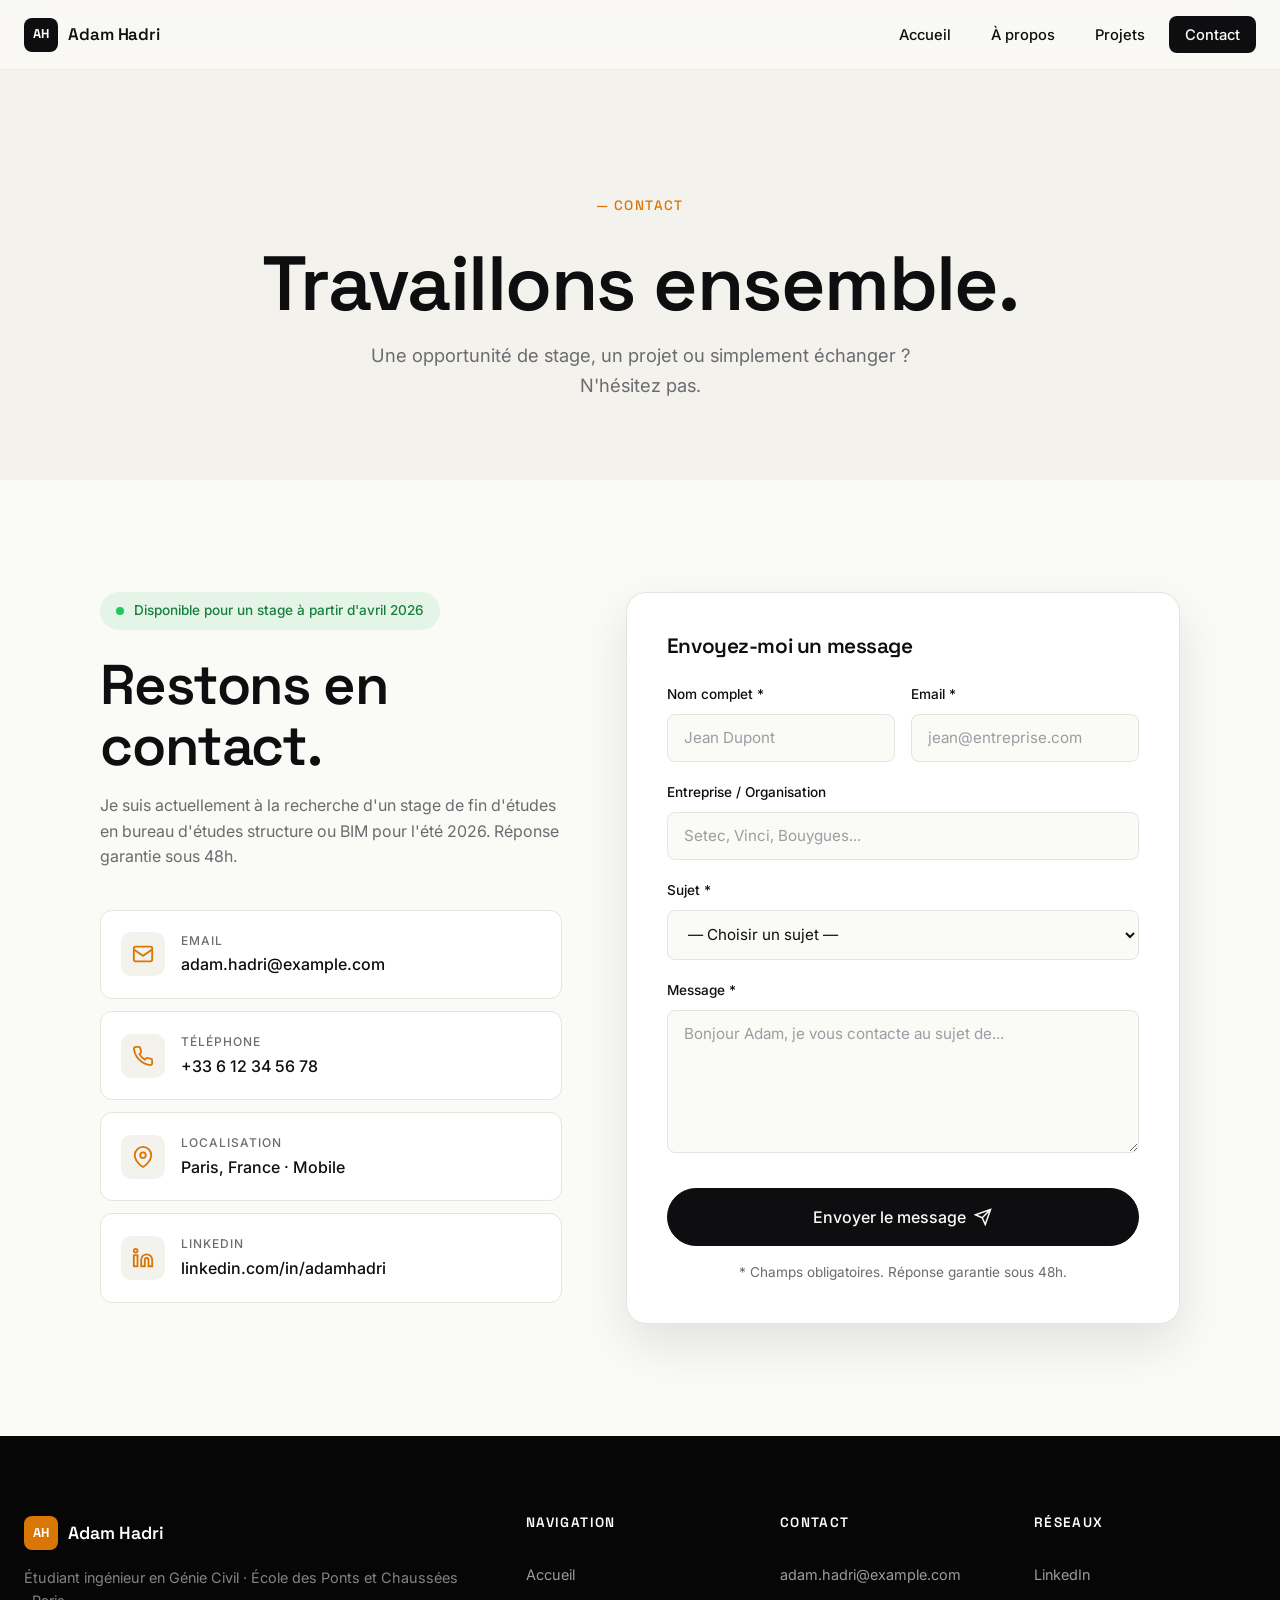
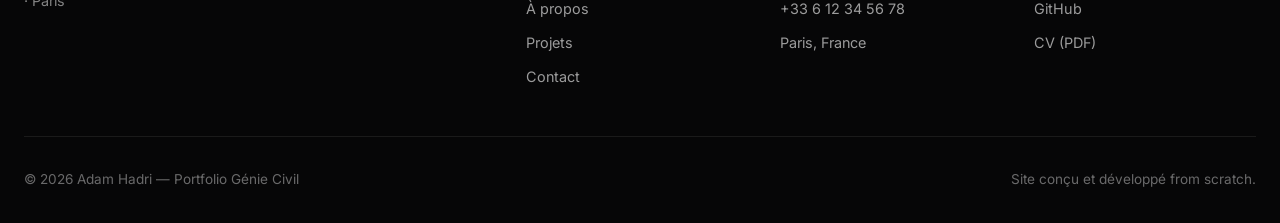
<file: contact.html>
<!DOCTYPE html>
<html lang="fr">
<head>
    <meta charset="UTF-8">
    <meta name="viewport" content="width=device-width, initial-scale=1.0">
    <title>Contact — Adam Hadri</title>
    <link rel="stylesheet" href="css/style.css">
    <link rel="preconnect" href="https://fonts.googleapis.com">
    <link rel="preconnect" href="https://fonts.gstatic.com" crossorigin>
    <link href="https://fonts.googleapis.com/css2?family=Space+Grotesk:wght@400;500;600;700&family=Inter:wght@300;400;500;600;700;800&display=swap" rel="stylesheet">
</head>
<body>
    <nav class="navbar">
        <div class="container nav-container">
            <a href="index.html" class="logo">
                <span class="logo-mark">AH</span>
                <span class="logo-text">Adam Hadri</span>
            </a>
            <button class="nav-toggle" aria-label="Menu">
                <span></span><span></span><span></span>
            </button>
            <ul class="nav-links">
                <li><a href="index.html">Accueil</a></li>
                <li><a href="about.html">À propos</a></li>
                <li><a href="projects.html">Projets</a></li>
                <li><a href="contact.html" class="active">Contact</a></li>
            </ul>
        </div>
    </nav>

    <section class="page-header">
        <div class="container">
            <span class="section-eyebrow">— Contact</span>
            <h1>Travaillons ensemble.</h1>
            <p>Une opportunité de stage, un projet ou simplement échanger ? N'hésitez pas.</p>
        </div>
    </section>

    <section class="section">
        <div class="container">
            <div class="contact-grid">
                <div class="contact-info">
                    <div class="contact-status">
                        <span class="status-dot"></span>
                        Disponible pour un stage à partir d'avril 2026
                    </div>

                    <h2>Restons en contact.</h2>
                    <p>
                        Je suis actuellement à la recherche d'un stage de fin d'études en bureau
                        d'études structure ou BIM pour l'été 2026.
                        Réponse garantie sous 48h.
                    </p>

                    <div class="contact-items">
                        <a href="mailto:adam.hadri@example.com" class="contact-item-card">
                            <div class="contact-icon">
                                <svg width="22" height="22" viewBox="0 0 24 24" fill="none" stroke="currentColor" stroke-width="2"><rect x="2" y="4" width="20" height="16" rx="2"/><path d="M22 7l-10 7L2 7"/></svg>
                            </div>
                            <div>
                                <span class="contact-label">Email</span>
                                <span class="contact-value">adam.hadri@example.com</span>
                            </div>
                        </a>

                        <a href="tel:+33612345678" class="contact-item-card">
                            <div class="contact-icon">
                                <svg width="22" height="22" viewBox="0 0 24 24" fill="none" stroke="currentColor" stroke-width="2"><path d="M22 16.92v3a2 2 0 01-2.18 2 19.79 19.79 0 01-8.63-3.07 19.5 19.5 0 01-6-6 19.79 19.79 0 01-3.07-8.67A2 2 0 014.11 2h3a2 2 0 012 1.72c.13.96.37 1.9.72 2.81a2 2 0 01-.45 2.11L8.09 9.91a16 16 0 006 6l1.27-1.27a2 2 0 012.11-.45c.91.35 1.85.59 2.81.72A2 2 0 0122 16.92z"/></svg>
                            </div>
                            <div>
                                <span class="contact-label">Téléphone</span>
                                <span class="contact-value">+33 6 12 34 56 78</span>
                            </div>
                        </a>

                        <div class="contact-item-card">
                            <div class="contact-icon">
                                <svg width="22" height="22" viewBox="0 0 24 24" fill="none" stroke="currentColor" stroke-width="2"><path d="M21 10c0 7-9 13-9 13s-9-6-9-13a9 9 0 0118 0z"/><circle cx="12" cy="10" r="3"/></svg>
                            </div>
                            <div>
                                <span class="contact-label">Localisation</span>
                                <span class="contact-value">Paris, France · Mobile</span>
                            </div>
                        </div>

                        <a href="#" class="contact-item-card">
                            <div class="contact-icon">
                                <svg width="22" height="22" viewBox="0 0 24 24" fill="none" stroke="currentColor" stroke-width="2"><path d="M16 8a6 6 0 016 6v7h-4v-7a2 2 0 00-4 0v7h-4v-7a6 6 0 016-6z"/><rect x="2" y="9" width="4" height="12"/><circle cx="4" cy="4" r="2"/></svg>
                            </div>
                            <div>
                                <span class="contact-label">LinkedIn</span>
                                <span class="contact-value">linkedin.com/in/adamhadri</span>
                            </div>
                        </a>
                    </div>
                </div>

                <div class="contact-form-wrapper">
                    <form class="contact-form" id="contactForm">
                        <h3>Envoyez-moi un message</h3>

                        <div class="form-row">
                            <div class="form-group">
                                <label for="name">Nom complet *</label>
                                <input type="text" id="name" name="name" required placeholder="Jean Dupont">
                            </div>
                            <div class="form-group">
                                <label for="email">Email *</label>
                                <input type="email" id="email" name="email" required placeholder="jean@entreprise.com">
                            </div>
                        </div>

                        <div class="form-group">
                            <label for="company">Entreprise / Organisation</label>
                            <input type="text" id="company" name="company" placeholder="Setec, Vinci, Bouygues...">
                        </div>

                        <div class="form-group">
                            <label for="subject">Sujet *</label>
                            <select id="subject" name="subject" required>
                                <option value="">— Choisir un sujet —</option>
                                <option value="stage">Proposition de stage</option>
                                <option value="emploi">Opportunité d'emploi</option>
                                <option value="projet">Collaboration sur un projet</option>
                                <option value="autre">Autre</option>
                            </select>
                        </div>

                        <div class="form-group">
                            <label for="message">Message *</label>
                            <textarea id="message" name="message" rows="6" required placeholder="Bonjour Adam, je vous contacte au sujet de..."></textarea>
                        </div>

                        <button type="submit" class="btn btn-primary btn-large">
                            Envoyer le message
                            <svg width="18" height="18" viewBox="0 0 24 24" fill="none" stroke="currentColor" stroke-width="2"><path d="M22 2L11 13M22 2l-7 20-4-9-9-4 20-7z"/></svg>
                        </button>
                        <p class="form-note">* Champs obligatoires. Réponse garantie sous 48h.</p>
                    </form>
                </div>
            </div>
        </div>
    </section>

    <footer class="footer">
        <div class="container">
            <div class="footer-top">
                <div class="footer-brand">
                    <div class="footer-logo">
                        <span class="logo-mark">AH</span>
                        <span>Adam Hadri</span>
                    </div>
                    <p>Étudiant ingénieur en Génie Civil · École des Ponts et Chaussées · Paris</p>
                </div>
                <div class="footer-cols">
                    <div class="footer-col">
                        <h4>Navigation</h4>
                        <a href="index.html">Accueil</a>
                        <a href="about.html">À propos</a>
                        <a href="projects.html">Projets</a>
                        <a href="contact.html">Contact</a>
                    </div>
                    <div class="footer-col">
                        <h4>Contact</h4>
                        <a href="mailto:adam.hadri@example.com">adam.hadri@example.com</a>
                        <a href="tel:+33612345678">+33 6 12 34 56 78</a>
                        <span>Paris, France</span>
                    </div>
                    <div class="footer-col">
                        <h4>Réseaux</h4>
                        <a href="#">LinkedIn</a>
                        <a href="#">GitHub</a>
                        <a href="files/CV_Adam_Hadri.pdf">CV (PDF)</a>
                    </div>
                </div>
            </div>
            <div class="footer-bottom">
                <p>© 2026 Adam Hadri — Portfolio Génie Civil</p>
                <p>Site conçu et développé from scratch.</p>
            </div>
        </div>
    </footer>

    <script src="js/main.js"></script>
</body>
</html>
</file>
<file: css/style.css>
/* ============================================
   Adam Hadri — Portfolio Génie Civil
   Design system + composants
   ============================================ */

*, *::before, *::after {
    box-sizing: border-box;
    margin: 0;
    padding: 0;
}

:root {
    /* Palette pro : noir profond + ocre construction + crème */
    --c-bg: #fafaf7;
    --c-bg-alt: #f3f2ed;
    --c-bg-dark: #0e0e10;
    --c-bg-darker: #060607;

    --c-text: #0e0e10;
    --c-text-muted: #6b6b70;
    --c-text-light: #9c9ca3;
    --c-text-on-dark: #f3f2ed;

    --c-primary: #1a1a1f;
    --c-accent: #d97706;
    --c-accent-light: #f59e0b;
    --c-accent-dark: #b45309;

    --c-border: #e5e4dd;
    --c-border-dark: #25252a;

    /* Typo */
    --font-display: 'Space Grotesk', 'Inter', sans-serif;
    --font-body: 'Inter', -apple-system, BlinkMacSystemFont, sans-serif;

    /* Layout */
    --container: 1280px;
    --container-narrow: 1080px;

    /* Effets */
    --shadow-sm: 0 1px 2px rgba(0,0,0,0.04);
    --shadow-md: 0 8px 24px rgba(0,0,0,0.06);
    --shadow-lg: 0 20px 50px rgba(0,0,0,0.1);
    --shadow-xl: 0 30px 80px rgba(0,0,0,0.15);

    --radius: 12px;
    --radius-lg: 20px;

    --ease: cubic-bezier(0.22, 1, 0.36, 1);
    --transition: 0.4s var(--ease);
}

html {
    scroll-behavior: smooth;
    -webkit-text-size-adjust: 100%;
}

body {
    font-family: var(--font-body);
    font-size: 16px;
    line-height: 1.6;
    color: var(--c-text);
    background: var(--c-bg);
    -webkit-font-smoothing: antialiased;
    -moz-osx-font-smoothing: grayscale;
    overflow-x: hidden;
}

img {
    max-width: 100%;
    display: block;
    height: auto;
}

a {
    color: inherit;
    text-decoration: none;
    transition: color var(--transition);
}

h1, h2, h3, h4, h5 {
    font-family: var(--font-display);
    font-weight: 600;
    line-height: 1.1;
    letter-spacing: -0.02em;
    color: var(--c-text);
}

h1 { font-size: clamp(2.5rem, 6vw, 5rem); }
h2 { font-size: clamp(2rem, 4.5vw, 3.5rem); }
h3 { font-size: 1.3rem; line-height: 1.3; }
h4 { font-size: 1.05rem; }

.container {
    max-width: var(--container);
    margin: 0 auto;
    padding: 0 1.5rem;
}

/* ============================================
   Eyebrow / Section labels
   ============================================ */
.section-eyebrow {
    display: inline-block;
    font-family: var(--font-display);
    font-size: 0.85rem;
    font-weight: 500;
    color: var(--c-accent);
    text-transform: uppercase;
    letter-spacing: 0.1em;
    margin-bottom: 1rem;
}

.section-eyebrow.light {
    color: var(--c-accent-light);
}

/* ============================================
   Navbar
   ============================================ */
.navbar {
    position: fixed;
    top: 0;
    left: 0;
    right: 0;
    z-index: 100;
    background: rgba(250, 250, 247, 0.85);
    backdrop-filter: blur(20px) saturate(180%);
    -webkit-backdrop-filter: blur(20px) saturate(180%);
    border-bottom: 1px solid rgba(229, 228, 221, 0.6);
    transition: all var(--transition);
}

.nav-container {
    display: flex;
    align-items: center;
    justify-content: space-between;
    padding-top: 1.1rem;
    padding-bottom: 1.1rem;
}

.logo {
    display: flex;
    align-items: center;
    gap: 0.65rem;
    font-family: var(--font-display);
    font-weight: 600;
    font-size: 1.05rem;
    color: var(--c-text);
}

.logo-mark {
    width: 34px;
    height: 34px;
    background: var(--c-text);
    color: var(--c-bg);
    display: flex;
    align-items: center;
    justify-content: center;
    border-radius: 8px;
    font-size: 0.8rem;
    font-weight: 700;
    letter-spacing: 0;
}

.logo-text {
    letter-spacing: -0.01em;
}

.nav-links {
    display: flex;
    gap: 0.5rem;
    list-style: none;
}

.nav-links a {
    color: var(--c-text);
    font-weight: 500;
    font-size: 0.92rem;
    padding: 0.6rem 1rem;
    border-radius: 8px;
    transition: all var(--transition);
}

.nav-links a:hover {
    background: rgba(14, 14, 16, 0.05);
}

.nav-links a.active {
    background: var(--c-text);
    color: var(--c-bg);
}

.nav-toggle {
    display: none;
    background: none;
    border: none;
    cursor: pointer;
    flex-direction: column;
    gap: 5px;
    padding: 8px;
}

.nav-toggle span {
    width: 22px;
    height: 2px;
    background: var(--c-text);
    transition: all var(--transition);
}

/* ============================================
   HERO PLEIN ÉCRAN
   ============================================ */
.hero-full {
    position: relative;
    min-height: 100vh;
    display: flex;
    flex-direction: column;
    justify-content: flex-end;
    color: var(--c-text-on-dark);
    overflow: hidden;
    padding-top: 80px;
}

.hero-bg {
    position: absolute;
    inset: 0;
    z-index: 0;
}

.hero-bg img {
    width: 100%;
    height: 100%;
    object-fit: cover;
    object-position: center;
    animation: kenburns 25s ease-in-out infinite alternate;
}

@keyframes kenburns {
    from { transform: scale(1); }
    to { transform: scale(1.1); }
}

.hero-overlay {
    position: absolute;
    inset: 0;
    background:
        linear-gradient(180deg, rgba(6,6,7,0.4) 0%, rgba(6,6,7,0.5) 50%, rgba(6,6,7,0.95) 100%),
        linear-gradient(90deg, rgba(6,6,7,0.6) 0%, transparent 60%);
}

.hero-content {
    position: relative;
    z-index: 2;
    padding-bottom: 6rem;
    padding-top: 5rem;
    flex: 1;
    display: flex;
    flex-direction: column;
    justify-content: flex-end;
    max-width: 900px;
}

.hero-meta {
    display: flex;
    align-items: center;
    gap: 1rem;
    font-family: var(--font-display);
    font-size: 0.85rem;
    font-weight: 500;
    letter-spacing: 0.15em;
    color: rgba(255,255,255,0.7);
    margin-bottom: 2rem;
}

.hero-line {
    display: block;
    width: 60px;
    height: 1px;
    background: var(--c-accent-light);
}

.hero-title {
    font-family: var(--font-display);
    font-size: clamp(3rem, 8vw, 6.5rem);
    line-height: 0.95;
    letter-spacing: -0.04em;
    margin-bottom: 2rem;
    color: white;
}

.hero-title span {
    display: block;
    overflow: hidden;
}

.hero-title .accent {
    color: var(--c-accent-light);
    font-style: italic;
    font-weight: 500;
}

.hero-tagline {
    font-size: clamp(1.05rem, 1.5vw, 1.25rem);
    max-width: 600px;
    color: rgba(255,255,255,0.85);
    margin-bottom: 2.5rem;
    line-height: 1.5;
}

.hero-actions {
    display: flex;
    gap: 1rem;
    flex-wrap: wrap;
}

.hero-scroll {
    position: absolute;
    bottom: 8rem;
    right: 2rem;
    display: flex;
    flex-direction: column;
    align-items: center;
    gap: 0.75rem;
    color: rgba(255,255,255,0.5);
    font-family: var(--font-display);
    font-size: 0.75rem;
    letter-spacing: 0.15em;
    text-transform: uppercase;
    writing-mode: vertical-rl;
}

.scroll-line {
    width: 1px;
    height: 60px;
    background: linear-gradient(180deg, transparent, rgba(255,255,255,0.5), transparent);
    animation: scrollLine 2s infinite;
}

@keyframes scrollLine {
    0% { transform: translateY(-10px); opacity: 0; }
    50% { opacity: 1; }
    100% { transform: translateY(10px); opacity: 0; }
}

.hero-stats-bar {
    position: relative;
    z-index: 2;
    background: rgba(255,255,255,0.06);
    backdrop-filter: blur(20px);
    -webkit-backdrop-filter: blur(20px);
    border-top: 1px solid rgba(255,255,255,0.1);
}

.hero-stats-container {
    display: grid;
    grid-template-columns: repeat(4, 1fr);
    padding-top: 2rem;
    padding-bottom: 2rem;
    gap: 1rem;
}

.hero-stat {
    display: flex;
    flex-direction: column;
    gap: 0.25rem;
}

.hero-stat .stat-num {
    font-family: var(--font-display);
    font-size: 2.2rem;
    font-weight: 600;
    color: white;
    line-height: 1;
    letter-spacing: -0.03em;
}

.hero-stat .stat-num sup {
    font-size: 1rem;
}

.hero-stat .stat-label {
    font-size: 0.8rem;
    color: rgba(255,255,255,0.6);
    text-transform: uppercase;
    letter-spacing: 0.08em;
    font-weight: 500;
}

/* ============================================
   Buttons
   ============================================ */
.btn {
    display: inline-flex;
    align-items: center;
    justify-content: center;
    gap: 0.5rem;
    padding: 0.9rem 1.5rem;
    border-radius: 100px;
    font-family: var(--font-body);
    font-weight: 500;
    font-size: 0.95rem;
    cursor: pointer;
    border: 1px solid transparent;
    transition: all var(--transition);
    text-decoration: none;
    white-space: nowrap;
}

.btn-large {
    padding: 1.1rem 2rem;
    font-size: 1rem;
}

.btn-primary {
    background: var(--c-text);
    color: var(--c-bg);
    border-color: var(--c-text);
}

.btn-primary:hover {
    background: var(--c-accent);
    border-color: var(--c-accent);
    color: white;
    transform: translateY(-2px);
    box-shadow: 0 10px 30px rgba(217, 119, 6, 0.3);
}

.btn-outline {
    background: transparent;
    color: var(--c-text);
    border-color: var(--c-text);
}

.btn-outline:hover {
    background: var(--c-text);
    color: var(--c-bg);
}

.btn-ghost {
    background: rgba(255,255,255,0.1);
    color: white;
    border-color: rgba(255,255,255,0.25);
    backdrop-filter: blur(10px);
}

.btn-ghost:hover {
    background: rgba(255,255,255,0.2);
    border-color: rgba(255,255,255,0.4);
}

.btn-light {
    background: white;
    color: var(--c-text);
}

.btn-light:hover {
    background: var(--c-accent);
    color: white;
    transform: translateY(-2px);
}

/* ============================================
   Sections
   ============================================ */
.section {
    padding: 7rem 0;
    position: relative;
}

.section-alt {
    background: var(--c-bg-alt);
}

.section-dark {
    background: var(--c-bg-dark);
    color: var(--c-text-on-dark);
}

.section-dark h1, .section-dark h2, .section-dark h3 {
    color: white;
}

.section-header {
    text-align: center;
    max-width: 720px;
    margin: 0 auto 4rem;
}

.section-header h2 {
    margin-bottom: 1rem;
}

.section-header.light p {
    color: rgba(255,255,255,0.7);
}

.section-cta {
    text-align: center;
    margin-top: 4rem;
}

/* ============================================
   SECTION 3D MAQUETTE
   ============================================ */
.section-3d {
    padding: 7rem 0;
    background: linear-gradient(180deg, var(--c-bg) 0%, var(--c-bg-alt) 100%);
    position: relative;
    overflow: hidden;
}

.section-3d-grid {
    display: grid;
    grid-template-columns: 1fr 1.2fr;
    gap: 5rem;
    align-items: center;
}

.section-3d-text h2 {
    margin: 0.5rem 0 1.5rem;
}

.section-3d-text p {
    color: var(--c-text-muted);
    font-size: 1.05rem;
    margin-bottom: 2rem;
    line-height: 1.7;
}

.feature-list {
    list-style: none;
    display: flex;
    flex-direction: column;
    gap: 0.85rem;
}

.feature-list li {
    display: flex;
    align-items: center;
    gap: 0.75rem;
    color: var(--c-text);
    font-weight: 500;
}

.feature-list svg {
    color: var(--c-accent);
    flex-shrink: 0;
}

.section-3d-canvas {
    position: relative;
    aspect-ratio: 1 / 0.85;
    background: linear-gradient(135deg, #1a1a1f, #0e0e10);
    border-radius: var(--radius-lg);
    overflow: hidden;
    box-shadow: var(--shadow-xl);
    border: 1px solid rgba(255,255,255,0.05);
}

#threeCanvas {
    width: 100%;
    height: 100%;
    cursor: grab;
}

#threeCanvas:active {
    cursor: grabbing;
}

.canvas-controls {
    position: absolute;
    bottom: 1.25rem;
    left: 1.25rem;
    z-index: 2;
    pointer-events: none;
}

.canvas-tip {
    display: inline-block;
    padding: 0.5rem 1rem;
    background: rgba(255,255,255,0.1);
    backdrop-filter: blur(10px);
    color: white;
    font-size: 0.8rem;
    border-radius: 100px;
    letter-spacing: 0.05em;
    border: 1px solid rgba(255,255,255,0.15);
}

/* ============================================
   EXPERTISE CARDS
   ============================================ */
.expertise-grid {
    display: grid;
    grid-template-columns: repeat(3, 1fr);
    gap: 1.5rem;
}

.expertise-card {
    background: white;
    padding: 2.25rem 2rem;
    border-radius: var(--radius);
    border: 1px solid var(--c-border);
    transition: all var(--transition);
    position: relative;
    overflow: hidden;
}

.expertise-card::before {
    content: '';
    position: absolute;
    top: 0;
    left: 0;
    right: 0;
    height: 3px;
    background: var(--c-accent);
    transform: scaleX(0);
    transform-origin: left;
    transition: transform var(--transition);
}

.expertise-card:hover {
    transform: translateY(-6px);
    box-shadow: var(--shadow-lg);
    border-color: transparent;
}

.expertise-card:hover::before {
    transform: scaleX(1);
}

.expertise-icon {
    width: 56px;
    height: 56px;
    display: flex;
    align-items: center;
    justify-content: center;
    background: var(--c-bg-alt);
    color: var(--c-accent);
    border-radius: 12px;
    margin-bottom: 1.5rem;
}

.expertise-card h3 {
    margin-bottom: 0.75rem;
    color: var(--c-text);
}

.expertise-card p {
    color: var(--c-text-muted);
    font-size: 0.95rem;
    margin-bottom: 1.25rem;
}

.expertise-tags {
    display: flex;
    flex-wrap: wrap;
    gap: 0.4rem;
}

.expertise-tags span {
    font-size: 0.75rem;
    padding: 0.3rem 0.7rem;
    background: var(--c-bg-alt);
    color: var(--c-text-muted);
    border-radius: 6px;
    font-weight: 500;
}

/* ============================================
   FEATURED PROJECTS (Home)
   ============================================ */
.featured-projects {
    display: grid;
    grid-template-columns: 1.4fr 1fr;
    grid-template-rows: 1fr 1fr;
    gap: 1.5rem;
    max-width: 1100px;
    margin: 0 auto;
}

.featured-card {
    position: relative;
    border-radius: var(--radius);
    overflow: hidden;
    color: white;
    min-height: 280px;
    transition: all var(--transition);
    cursor: pointer;
}

.featured-card.large {
    grid-row: 1 / 3;
    min-height: 580px;
}

.featured-card:hover {
    transform: translateY(-4px);
    box-shadow: var(--shadow-xl);
}

.featured-image {
    position: absolute;
    inset: 0;
    overflow: hidden;
}

.featured-image::after {
    content: '';
    position: absolute;
    inset: 0;
    background: linear-gradient(180deg, rgba(0,0,0,0.1) 0%, rgba(0,0,0,0.85) 100%);
}

.featured-image img {
    width: 100%;
    height: 100%;
    object-fit: cover;
    transition: transform 0.8s var(--ease);
}

.featured-card:hover .featured-image img {
    transform: scale(1.08);
}

.featured-info {
    position: absolute;
    bottom: 0;
    left: 0;
    right: 0;
    padding: 2rem;
    z-index: 2;
}

.featured-tag {
    display: inline-block;
    padding: 0.35rem 0.85rem;
    background: rgba(255,255,255,0.15);
    backdrop-filter: blur(10px);
    border: 1px solid rgba(255,255,255,0.2);
    color: white;
    border-radius: 100px;
    font-size: 0.75rem;
    font-weight: 500;
    letter-spacing: 0.05em;
    margin-bottom: 1rem;
}

.featured-info h3 {
    color: white;
    font-size: 1.5rem;
    margin-bottom: 0.5rem;
}

.featured-card.large .featured-info h3 {
    font-size: 2rem;
}

.featured-info p {
    color: rgba(255,255,255,0.8);
    font-size: 0.95rem;
}

/* ============================================
   TOOLS GRID
   ============================================ */
.tools-grid {
    display: grid;
    grid-template-columns: repeat(4, 1fr);
    gap: 1rem;
}

.tool {
    padding: 1.5rem;
    background: white;
    border: 1px solid var(--c-border);
    border-radius: var(--radius);
    display: flex;
    flex-direction: column;
    gap: 0.25rem;
    transition: all var(--transition);
}

.tool:hover {
    border-color: var(--c-accent);
    transform: translateY(-2px);
}

.tool strong {
    font-family: var(--font-display);
    font-size: 1.1rem;
    font-weight: 600;
    color: var(--c-text);
}

.tool span {
    font-size: 0.85rem;
    color: var(--c-text-muted);
}

/* ============================================
   CTA FINAL
   ============================================ */
.section-cta-final {
    padding: 7rem 0;
    background: var(--c-bg);
}

.cta-card {
    background: var(--c-bg-dark);
    background-image:
        radial-gradient(circle at 80% 20%, rgba(217, 119, 6, 0.15), transparent 50%),
        radial-gradient(circle at 20% 80%, rgba(217, 119, 6, 0.08), transparent 50%);
    color: white;
    padding: 5rem 4rem;
    border-radius: var(--radius-lg);
    display: grid;
    grid-template-columns: 1.5fr 1fr;
    align-items: center;
    gap: 3rem;
    box-shadow: var(--shadow-xl);
}

.cta-content h2 {
    color: white;
    margin: 0.5rem 0 1rem;
}

.cta-content p {
    color: rgba(255,255,255,0.7);
    font-size: 1.05rem;
    line-height: 1.6;
}

.cta-action {
    text-align: right;
}

/* ============================================
   PAGE HEADER
   ============================================ */
.page-header {
    padding-top: 12rem;
    padding-bottom: 5rem;
    background: var(--c-bg-alt);
    text-align: center;
}

.page-header h1 {
    margin: 0.5rem 0 1rem;
}

.page-header p {
    color: var(--c-text-muted);
    font-size: 1.15rem;
    max-width: 600px;
    margin: 0 auto;
}

/* ============================================
   ABOUT PAGE
   ============================================ */
.about-grid {
    display: grid;
    grid-template-columns: 380px 1fr;
    gap: 5rem;
    align-items: start;
    max-width: var(--container-narrow);
    margin: 0 auto;
}

.about-photo {
    position: sticky;
    top: 100px;
    position: relative;
}

.about-photo-frame {
    aspect-ratio: 4 / 5;
    border-radius: var(--radius-lg);
    overflow: hidden;
    box-shadow: var(--shadow-xl);
}

.about-photo-frame img {
    width: 100%;
    height: 100%;
    object-fit: cover;
}

.about-photo-badge {
    position: absolute;
    bottom: -1.5rem;
    left: -1.5rem;
    background: var(--c-text);
    color: var(--c-bg);
    padding: 1.25rem 1.5rem;
    border-radius: var(--radius);
    display: flex;
    flex-direction: column;
    gap: 0.25rem;
    box-shadow: var(--shadow-lg);
}

.badge-num {
    font-family: var(--font-display);
    font-size: 1.75rem;
    font-weight: 600;
    line-height: 1;
}

.badge-num sup {
    font-size: 0.85rem;
}

.badge-label {
    font-size: 0.78rem;
    text-transform: uppercase;
    letter-spacing: 0.1em;
    color: rgba(255,255,255,0.7);
}

.about-text h2 {
    margin: 0.5rem 0 1.5rem;
}

.about-text .lead {
    font-size: 1.2rem;
    color: var(--c-text);
    font-weight: 500;
    margin-bottom: 1.5rem;
    line-height: 1.5;
}

.about-text p {
    margin-bottom: 1.25rem;
    color: var(--c-text-muted);
    line-height: 1.7;
}

.about-actions {
    margin-top: 2rem;
    display: flex;
    gap: 1rem;
    flex-wrap: wrap;
}

/* ============================================
   TIMELINE
   ============================================ */
.timeline {
    max-width: 800px;
    margin: 0 auto;
    position: relative;
    padding-left: 2rem;
}

.timeline::before {
    content: '';
    position: absolute;
    left: 0;
    top: 12px;
    bottom: 12px;
    width: 2px;
    background: var(--c-border);
}

.timeline-item {
    position: relative;
    padding-bottom: 2.5rem;
}

.timeline-item:last-child {
    padding-bottom: 0;
}

.timeline-item::before {
    content: '';
    position: absolute;
    left: -2.42rem;
    top: 8px;
    width: 14px;
    height: 14px;
    background: var(--c-bg-alt);
    border: 3px solid var(--c-accent);
    border-radius: 50%;
    z-index: 1;
}

.timeline-date {
    font-family: var(--font-display);
    font-size: 0.85rem;
    color: var(--c-accent);
    font-weight: 600;
    margin-bottom: 0.5rem;
    text-transform: uppercase;
    letter-spacing: 0.08em;
}

.timeline-content h3 {
    color: var(--c-text);
    margin-bottom: 0.25rem;
}

.timeline-sub {
    color: var(--c-text-muted);
    font-size: 0.95rem;
    margin-bottom: 0.75rem;
    font-style: italic;
}

.timeline-content p:not(.timeline-sub) {
    color: var(--c-text-muted);
    line-height: 1.6;
}

.timeline-content ul {
    margin-left: 1.25rem;
    color: var(--c-text-muted);
    line-height: 1.7;
}

/* ============================================
   EXPERIENCE CARDS
   ============================================ */
.exp-grid {
    display: grid;
    grid-template-columns: 1fr 1fr;
    gap: 2rem;
    max-width: var(--container-narrow);
    margin: 0 auto;
}

.exp-card {
    background: white;
    border-radius: var(--radius);
    overflow: hidden;
    border: 1px solid var(--c-border);
    transition: all var(--transition);
}

.exp-card:hover {
    box-shadow: var(--shadow-lg);
    transform: translateY(-4px);
}

.exp-image {
    aspect-ratio: 16 / 9;
    overflow: hidden;
}

.exp-image img {
    width: 100%;
    height: 100%;
    object-fit: cover;
    transition: transform 0.8s var(--ease);
}

.exp-card:hover .exp-image img {
    transform: scale(1.05);
}

.exp-content {
    padding: 1.75rem;
}

.exp-date {
    font-family: var(--font-display);
    font-size: 0.8rem;
    color: var(--c-accent);
    font-weight: 600;
    text-transform: uppercase;
    letter-spacing: 0.08em;
    margin-bottom: 0.5rem;
    display: block;
}

.exp-content h3 {
    margin-bottom: 0.3rem;
}

.exp-sub {
    color: var(--c-text-muted);
    font-size: 0.95rem;
    margin-bottom: 1rem;
    font-style: italic;
}

.exp-content ul {
    margin-left: 1.25rem;
    color: var(--c-text-muted);
    line-height: 1.7;
    font-size: 0.95rem;
}

/* ============================================
   SKILLS
   ============================================ */
.skills-grid {
    display: grid;
    grid-template-columns: 1fr 1fr;
    gap: 3.5rem;
    max-width: var(--container-narrow);
    margin: 0 auto;
}

.skill-block h3 {
    color: var(--c-text);
    margin-bottom: 1.5rem;
    padding-bottom: 0.75rem;
    border-bottom: 1px solid var(--c-border);
}

.skill-list {
    display: flex;
    flex-direction: column;
    gap: 1.25rem;
}

.skill span {
    display: block;
    font-size: 0.9rem;
    margin-bottom: 0.5rem;
    color: var(--c-text);
    font-weight: 500;
}

.skill .bar {
    height: 4px;
    background: var(--c-border);
    border-radius: 2px;
    overflow: hidden;
}

.skill .bar > div {
    height: 100%;
    background: linear-gradient(90deg, var(--c-text), var(--c-accent));
    border-radius: 2px;
    transition: width 1.5s var(--ease);
}

.tags {
    display: flex;
    flex-wrap: wrap;
    gap: 0.5rem;
}

.tag {
    background: white;
    color: var(--c-text);
    padding: 0.55rem 1rem;
    border: 1px solid var(--c-border);
    border-radius: 100px;
    font-size: 0.85rem;
    font-weight: 500;
    transition: all var(--transition);
}

.tag:hover {
    border-color: var(--c-accent);
    color: var(--c-accent);
}

/* ============================================
   PROJECTS PAGE
   ============================================ */
.filters {
    display: flex;
    flex-wrap: wrap;
    gap: 0.5rem;
    justify-content: center;
    margin-bottom: 4rem;
    padding: 0.5rem;
    background: var(--c-bg-alt);
    border-radius: 100px;
    max-width: fit-content;
    margin-left: auto;
    margin-right: auto;
}

.filter-btn {
    padding: 0.7rem 1.4rem;
    border-radius: 100px;
    border: none;
    background: transparent;
    color: var(--c-text);
    cursor: pointer;
    font-weight: 500;
    font-size: 0.9rem;
    font-family: var(--font-body);
    transition: all var(--transition);
}

.filter-btn:hover {
    color: var(--c-accent);
}

.filter-btn.active {
    background: var(--c-text);
    color: var(--c-bg);
}

.projects-grid {
    display: grid;
    grid-template-columns: repeat(auto-fill, minmax(360px, 1fr));
    gap: 2rem;
}

.project-card {
    background: white;
    border-radius: var(--radius);
    overflow: hidden;
    border: 1px solid var(--c-border);
    transition: all var(--transition);
}

.project-card.hidden {
    display: none;
}

.project-card:hover {
    transform: translateY(-6px);
    box-shadow: var(--shadow-lg);
}

.project-image {
    position: relative;
    aspect-ratio: 16 / 10;
    overflow: hidden;
    background: var(--c-bg-alt);
}

.project-image img {
    width: 100%;
    height: 100%;
    object-fit: cover;
    transition: transform 0.8s var(--ease);
}

.project-card:hover .project-image img {
    transform: scale(1.08);
}

.project-tag {
    position: absolute;
    top: 1rem;
    left: 1rem;
    background: rgba(255,255,255,0.95);
    backdrop-filter: blur(10px);
    color: var(--c-text);
    padding: 0.4rem 0.9rem;
    border-radius: 100px;
    font-size: 0.75rem;
    font-weight: 600;
    letter-spacing: 0.03em;
    z-index: 2;
}

.project-body {
    padding: 1.75rem;
}

.project-body h3 {
    color: var(--c-text);
    margin-bottom: 0.4rem;
}

.project-meta {
    color: var(--c-accent);
    font-size: 0.8rem;
    font-weight: 600;
    text-transform: uppercase;
    letter-spacing: 0.05em;
    margin-bottom: 1rem;
    font-family: var(--font-display);
}

.project-body p:not(.project-meta) {
    color: var(--c-text-muted);
    font-size: 0.95rem;
    margin-bottom: 1.25rem;
    line-height: 1.6;
}

.project-tags {
    display: flex;
    flex-wrap: wrap;
    gap: 0.4rem;
}

.tag-sm {
    background: var(--c-bg-alt);
    color: var(--c-text-muted);
    padding: 0.3rem 0.7rem;
    border-radius: 6px;
    font-size: 0.75rem;
    font-weight: 500;
}

/* ============================================
   CONTACT PAGE
   ============================================ */
.contact-grid {
    display: grid;
    grid-template-columns: 1fr 1.2fr;
    gap: 4rem;
    align-items: start;
    max-width: var(--container-narrow);
    margin: 0 auto;
}

.contact-status {
    display: inline-flex;
    align-items: center;
    gap: 0.6rem;
    background: rgba(34, 197, 94, 0.1);
    color: #15803d;
    padding: 0.5rem 1rem;
    border-radius: 100px;
    font-size: 0.85rem;
    font-weight: 500;
    margin-bottom: 1.5rem;
}

.status-dot {
    width: 8px;
    height: 8px;
    background: #22c55e;
    border-radius: 50%;
    animation: pulse 2s infinite;
}

@keyframes pulse {
    0%, 100% { opacity: 1; transform: scale(1); }
    50% { opacity: 0.6; transform: scale(0.95); }
}

.contact-info h2 {
    margin-bottom: 1rem;
}

.contact-info > p {
    color: var(--c-text-muted);
    margin-bottom: 2.5rem;
    line-height: 1.6;
}

.contact-items {
    display: flex;
    flex-direction: column;
    gap: 0.75rem;
}

.contact-item-card {
    display: flex;
    align-items: center;
    gap: 1rem;
    padding: 1.25rem;
    background: white;
    border: 1px solid var(--c-border);
    border-radius: var(--radius);
    transition: all var(--transition);
}

.contact-item-card:hover {
    border-color: var(--c-accent);
    transform: translateX(4px);
}

.contact-icon {
    width: 44px;
    height: 44px;
    background: var(--c-bg-alt);
    color: var(--c-accent);
    display: flex;
    align-items: center;
    justify-content: center;
    border-radius: 10px;
    flex-shrink: 0;
}

.contact-label {
    display: block;
    font-size: 0.75rem;
    color: var(--c-text-muted);
    font-weight: 500;
    text-transform: uppercase;
    letter-spacing: 0.08em;
    margin-bottom: 0.15rem;
}

.contact-value {
    display: block;
    color: var(--c-text);
    font-size: 1rem;
    font-weight: 500;
}

.contact-form-wrapper {
    background: white;
    padding: 2.5rem;
    border-radius: var(--radius-lg);
    box-shadow: var(--shadow-lg);
    border: 1px solid var(--c-border);
}

.contact-form h3 {
    margin-bottom: 1.5rem;
}

.form-row {
    display: grid;
    grid-template-columns: 1fr 1fr;
    gap: 1rem;
}

.form-group {
    margin-bottom: 1.25rem;
}

.form-group label {
    display: block;
    font-size: 0.85rem;
    font-weight: 500;
    margin-bottom: 0.5rem;
    color: var(--c-text);
}

.form-group input,
.form-group textarea,
.form-group select {
    width: 100%;
    padding: 0.85rem 1rem;
    border: 1px solid var(--c-border);
    border-radius: 8px;
    font-family: inherit;
    font-size: 0.95rem;
    background: var(--c-bg);
    transition: all var(--transition);
    color: var(--c-text);
}

.form-group input::placeholder,
.form-group textarea::placeholder {
    color: var(--c-text-light);
}

.form-group input:focus,
.form-group textarea:focus,
.form-group select:focus {
    outline: none;
    border-color: var(--c-text);
    background: white;
    box-shadow: 0 0 0 3px rgba(14, 14, 16, 0.05);
}

.form-group textarea {
    resize: vertical;
    min-height: 130px;
}

.contact-form .btn {
    width: 100%;
    margin-top: 0.5rem;
}

.form-note {
    font-size: 0.85rem;
    color: var(--c-text-muted);
    margin-top: 1rem;
    text-align: center;
}

/* ============================================
   FOOTER
   ============================================ */
.footer {
    background: var(--c-bg-darker);
    color: rgba(255,255,255,0.7);
    padding: 5rem 0 2rem;
}

.footer-top {
    display: grid;
    grid-template-columns: 1.2fr 2fr;
    gap: 4rem;
    padding-bottom: 3rem;
    border-bottom: 1px solid rgba(255,255,255,0.08);
}

.footer-logo {
    display: flex;
    align-items: center;
    gap: 0.65rem;
    font-family: var(--font-display);
    font-weight: 600;
    font-size: 1.1rem;
    color: white;
    margin-bottom: 1rem;
}

.footer-logo .logo-mark {
    background: var(--c-accent);
    color: white;
}

.footer-brand p {
    color: rgba(255,255,255,0.5);
    font-size: 0.9rem;
    line-height: 1.6;
}

.footer-cols {
    display: grid;
    grid-template-columns: repeat(3, 1fr);
    gap: 2rem;
}

.footer-col h4 {
    color: white;
    font-size: 0.85rem;
    text-transform: uppercase;
    letter-spacing: 0.1em;
    margin-bottom: 1.25rem;
    font-weight: 600;
}

.footer-col {
    display: flex;
    flex-direction: column;
    gap: 0.7rem;
}

.footer-col a,
.footer-col span {
    color: rgba(255,255,255,0.6);
    font-size: 0.9rem;
    transition: color var(--transition);
}

.footer-col a:hover {
    color: var(--c-accent-light);
}

.footer-bottom {
    padding-top: 2rem;
    display: flex;
    justify-content: space-between;
    color: rgba(255,255,255,0.4);
    font-size: 0.85rem;
}

/* ============================================
   ANIMATIONS REVEAL
   ============================================ */
.reveal {
    opacity: 0;
    transform: translateY(30px);
    animation: revealIn 1s var(--ease) forwards;
}

.reveal:nth-child(1) { animation-delay: 0.1s; }
.reveal:nth-child(2) { animation-delay: 0.2s; }
.reveal:nth-child(3) { animation-delay: 0.3s; }
.reveal:nth-child(4) { animation-delay: 0.4s; }
.reveal:nth-child(5) { animation-delay: 0.5s; }

.hero-title .reveal:nth-child(1) { animation-delay: 0.3s; }
.hero-title .reveal:nth-child(2) { animation-delay: 0.5s; }
.hero-title .reveal:nth-child(3) { animation-delay: 0.7s; }

@keyframes revealIn {
    to {
        opacity: 1;
        transform: translateY(0);
    }
}

/* Scroll-triggered animations */
.fade-up {
    opacity: 0;
    transform: translateY(40px);
    transition: opacity 0.8s var(--ease), transform 0.8s var(--ease);
}

.fade-up.visible {
    opacity: 1;
    transform: translateY(0);
}

/* ============================================
   RESPONSIVE
   ============================================ */
@media (max-width: 1024px) {
    .expertise-grid {
        grid-template-columns: repeat(2, 1fr);
    }

    .featured-projects {
        grid-template-columns: 1fr;
        grid-template-rows: auto;
    }

    .featured-card.large {
        grid-row: auto;
        min-height: 400px;
    }

    .section-3d-grid {
        grid-template-columns: 1fr;
        gap: 3rem;
    }

    .about-grid {
        grid-template-columns: 1fr;
        gap: 3rem;
    }

    .about-photo {
        position: relative;
        top: 0;
        max-width: 350px;
        margin: 0 auto;
    }

    .contact-grid {
        grid-template-columns: 1fr;
        gap: 3rem;
    }

    .cta-card {
        grid-template-columns: 1fr;
        padding: 3rem 2rem;
        text-align: center;
    }

    .cta-action {
        text-align: center;
    }

    .footer-top {
        grid-template-columns: 1fr;
        gap: 2.5rem;
    }
}

@media (max-width: 768px) {
    .nav-toggle {
        display: flex;
    }

    .nav-links {
        position: absolute;
        top: 100%;
        left: 0;
        right: 0;
        background: white;
        flex-direction: column;
        padding: 1.5rem;
        gap: 0.5rem;
        border-bottom: 1px solid var(--c-border);
        box-shadow: var(--shadow-md);
        transform: translateY(-10px);
        opacity: 0;
        pointer-events: none;
        transition: all var(--transition);
    }

    .nav-links.open {
        transform: translateY(0);
        opacity: 1;
        pointer-events: all;
    }

    .nav-links a {
        padding: 0.85rem 1rem;
    }

    .hero-content {
        padding-bottom: 4rem;
    }

    .hero-scroll {
        display: none;
    }

    .hero-stats-container {
        grid-template-columns: repeat(2, 1fr);
        gap: 1.5rem;
    }

    .hero-actions {
        flex-direction: column;
        width: 100%;
    }

    .hero-actions .btn {
        width: 100%;
    }

    .section {
        padding: 5rem 0;
    }

    .section-3d {
        padding: 5rem 0;
    }

    .expertise-grid {
        grid-template-columns: 1fr;
    }

    .tools-grid {
        grid-template-columns: repeat(2, 1fr);
    }

    .exp-grid {
        grid-template-columns: 1fr;
    }

    .skills-grid {
        grid-template-columns: 1fr;
        gap: 2.5rem;
    }

    .form-row {
        grid-template-columns: 1fr;
    }

    .footer-cols {
        grid-template-columns: 1fr;
    }

    .footer-bottom {
        flex-direction: column;
        gap: 0.5rem;
        text-align: center;
    }

    .page-header {
        padding-top: 9rem;
        padding-bottom: 3rem;
    }

    .about-photo-badge {
        bottom: -1rem;
        left: -1rem;
        padding: 1rem 1.25rem;
    }

    .contact-form-wrapper {
        padding: 1.75rem;
    }
}
</file>
